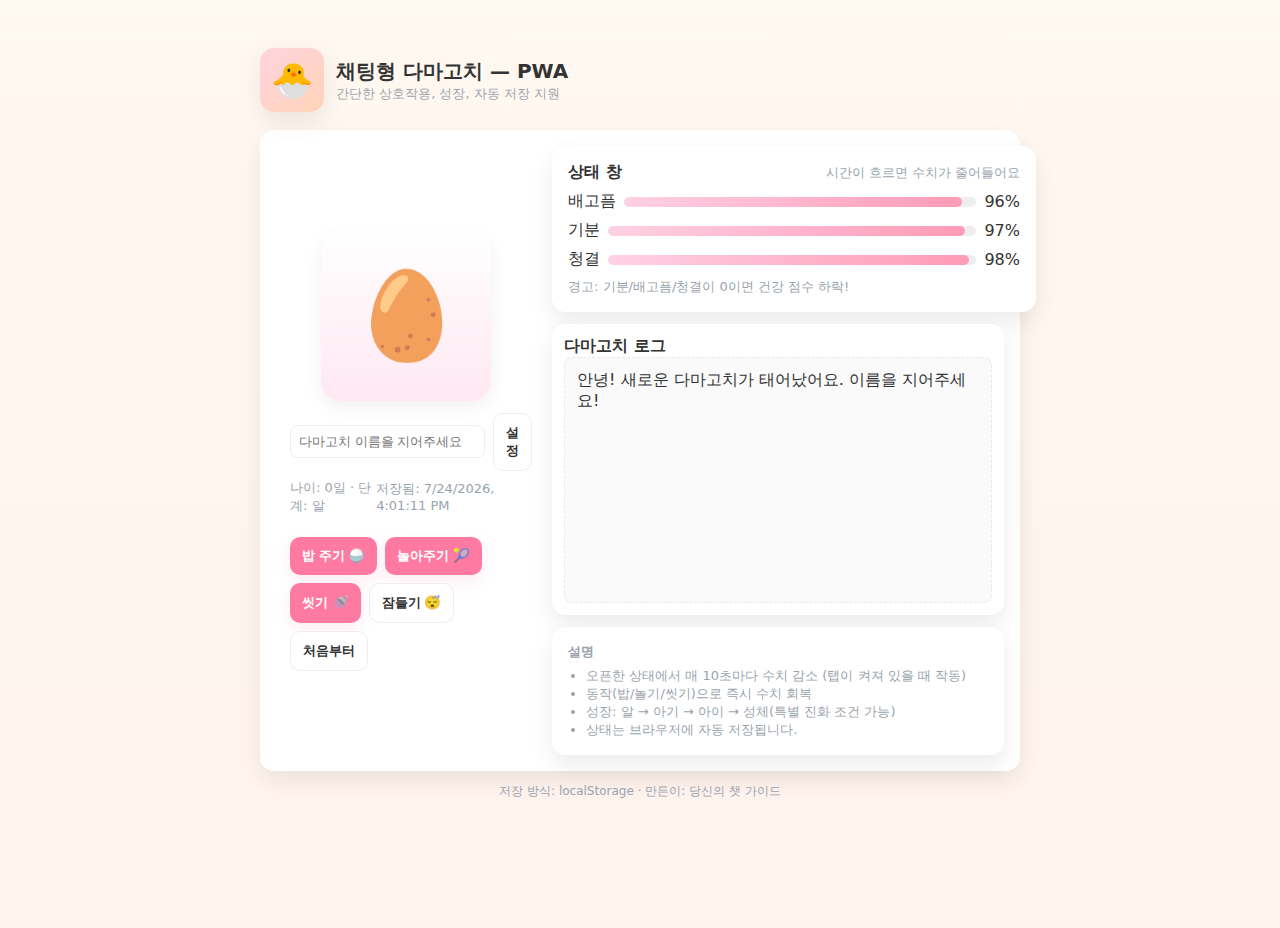
<file:  index.html>
<!doctype html>
<html lang="ko">
<head>
<meta charset="utf-8" />
<meta name="viewport" content="width=device-width,initial-scale=1" />
<title>채팅형 다마고치 — PWA</title>

<link rel="manifest" href="manifest.json">
<meta name="theme-color" content="#ff7aa2">
<link rel="apple-touch-icon" href="icon-192.png">

<style>
:root{
  --bg:#FFF8F0;
  --card:#fff;
  --accent:#ff7aa2;
  --muted:#9aa3ad;
  --shadow: 0 10px 25px rgba(0,0,0,0.08);
  font-family: "Apple SD Gothic Neo", "Noto Sans KR", system-ui, -apple-system, "Segoe UI", Roboto, "Helvetica Neue", Arial;
}
html,body{height:100%;margin:0;background:linear-gradient(180deg,#FFF8F0 0%, #FFF3EE 100%);color:#333}
.wrap{max-width:760px;margin:28px auto;padding:20px;}
header{display:flex;align-items:center;gap:12px;margin-bottom:18px}
.logo{width:64px;height:64px;border-radius:14px;background:linear-gradient(135deg,#ffd4e0,#ffd3b6);display:flex;align-items:center;justify-content:center;font-size:34px;box-shadow:var(--shadow)}
h1{font-size:20px;margin:0}
.card{background:var(--card);border-radius:14px;padding:16px;box-shadow:var(--shadow)}
.game{
  display:grid;
  grid-template-columns: 260px 1fr;
  gap:16px;
  margin-top:12px;
}
.pet-card{padding:14px;border-radius:10px;display:flex;flex-direction:column;gap:12px;align-items:center;justify-content:center}
.pet{
  width:170px;height:170px;border-radius:20px;background:linear-gradient(180deg,#fff,#ffe8f2);display:flex;align-items:center;justify-content:center;font-size:86px;box-shadow:0 6px 18px rgba(0,0,0,0.06);
}
.stats{width:100%}
.stat{display:flex;align-items:center;justify-content:space-between;margin:8px 0}
.bar{height:10px;background:#eee;border-radius:999px;flex:1;margin-left:8px;margin-right:8px;overflow:hidden}
.bar > i{display:block;height:100%;background:linear-gradient(90deg,#ffd1e4,#ff9bb7);border-radius:999px;width:0%}
.controls{display:flex;gap:8px;flex-wrap:wrap}
button{background:var(--accent);border:0;color:#fff;padding:10px 12px;border-radius:10px;font-weight:600;cursor:pointer;box-shadow:0 6px 16px rgba(255,122,162,0.14)}
button.secondary{background:#fff;color:#333;border:1px solid #eee;box-shadow:none}
.log{height:220px;overflow:auto;padding:12px;border-radius:8px;background:#fafafa;border:1px dashed #f1e6ea}
.meta{display:flex;justify-content:space-between;align-items:center;margin-top:10px;font-size:13px;color:var(--muted)}
.name-input{display:flex;gap:8px;align-items:center}
input[type="text"]{padding:8px;border-radius:8px;border:1px solid #eee;flex:1}
.small{font-size:13px;color:var(--muted)}
footer{margin-top:12px;font-size:12px;color:var(--muted);text-align:center}
@media (max-width:720px){
  .game{grid-template-columns:1fr; }
  .pet{width:140px;height:140px;font-size:72px}
}
</style>
</head>
<body>
<div class="wrap">
  <header>
    <div class="logo">🐣</div>
    <div>
      <h1>채팅형 다마고치 — PWA</h1>
      <div class="small">간단한 상호작용, 성장, 자동 저장 지원</div>
    </div>
  </header>

  <div class="card game">
    <div class="pet-card">
      <div class="pet" id="petEmoji">🥚</div>

      <div style="width:100%">
        <div class="name-input">
          <input type="text" id="petName" placeholder="다마고치 이름을 지어주세요" />
          <button id="setName" class="secondary">설정</button>
        </div>
        <div class="meta" style="margin-top:8px">
          <div id="ageText">나이: 0일 · 단계: 알</div>
          <div id="lastSaved" class="small">저장됨: -</div>
        </div>
      </div>

      <div style="width:100%;margin-top:10px" class="controls">
        <button id="feedBtn">밥 주기 🍚</button>
        <button id="playBtn">놀아주기 🎾</button>
        <button id="cleanBtn">씻기 🚿</button>
        <button id="sleepBtn" class="secondary">잠들기 😴</button>
        <button id="resetBtn" class="secondary">처음부터</button>
      </div>
    </div>

    <div style="display:flex;flex-direction:column;gap:12px">
      <div class="card stats">
        <div style="display:flex;justify-content:space-between;align-items:center">
          <strong>상태 창</strong>
          <div class="small">시간이 흐르면 수치가 줄어들어요</div>
        </div>

        <div class="stat">
          <div>배고픔</div>
          <div class="bar"><i id="hungerBar" style="width:100%"></i></div>
          <div id="hungerVal">100%</div>
        </div>

        <div class="stat">
          <div>기분</div>
          <div class="bar"><i id="moodBar" style="width:100%"></i></div>
          <div id="moodVal">100%</div>
        </div>

        <div class="stat">
          <div>청결</div>
          <div class="bar"><i id="cleanBar" style="width:100%"></i></div>
          <div id="cleanVal">100%</div>
        </div>

        <div style="margin-top:8px" class="small">경고: 기분/배고픔/청결이 0이면 건강 점수 하락!</div>
      </div>

      <div class="card" style="padding:12px">
        <strong>다마고치 로그</strong>
        <div class="log" id="logBox"></div>
      </div>

      <div class="card small">
        <div><strong>설명</strong></div>
        <ul style="margin:6px 0 0 18px;padding:0">
          <li>오픈한 상태에서 매 10초마다 수치 감소 (탭이 켜져 있을 때 작동)</li>
          <li>동작(밥/놀기/씻기)으로 즉시 수치 회복</li>
          <li>성장: 알 → 아기 → 아이 → 성체(특별 진화 조건 가능)</li>
          <li>상태는 브라우저에 자동 저장됩니다.</li>
        </ul>
      </div>
    </div>
  </div>

  <footer>저장 방식: localStorage · 만든이: 당신의 챗 가이드</footer>
</div>

<script>
const defaultState = {
  name: "",
  createdAt: Date.now(),
  ageSeconds: 0,
  stage: "egg",
  hunger: 100,
  mood: 100,
  clean: 100,
  lastTick: Date.now(),
  logs: ["안녕! 새로운 다마고치가 태어났어요. 이름을 지어주세요!"]
};

const LSKEY = "chat-tamagotchi-v1";
let state = loadState() || defaultState;
let decayInterval = 10000;
let decayAmounts = { hunger: 4, mood: 3, clean: 2 };
let tickTimer = null;

const el = {
  petEmoji: document.getElementById("petEmoji"),
  petName: document.getElementById("petName"),
  setName: document.getElementById("setName"),
  ageText: document.getElementById("ageText"),
  lastSaved: document.getElementById("lastSaved"),
  hungerBar: document.getElementById("hungerBar"),
  moodBar: document.getElementById("moodBar"),
  cleanBar: document.getElementById("cleanBar"),
  hungerVal: document.getElementById("hungerVal"),
  moodVal: document.getElementById("moodVal"),
  cleanVal: document.getElementById("cleanVal"),
  feedBtn: document.getElementById("feedBtn"),
  playBtn: document.getElementById("playBtn"),
  cleanBtn: document.getElementById("cleanBtn"),
  sleepBtn: document.getElementById("sleepBtn"),
  resetBtn: document.getElementById("resetBtn"),
  logBox: document.getElementById("logBox")
};

function loadState(){
  try{
    const raw = localStorage.getItem(LSKEY);
    if(!raw) return null;
    const obj = JSON.parse(raw);
    if(!obj.createdAt) obj.createdAt = Date.now();
    return obj;
  }catch(e){
    console.warn("load error", e);
    return null;
  }
}

function saveState(){
  state.lastTick = Date.now();
  localStorage.setItem(LSKEY, JSON.stringify(state));
  el.lastSaved.textContent = "저장됨: " + new Date().toLocaleString();
}

function clamp(v){ return Math.max(0, Math.min(100, Math.round(v))); }

function render(){
  el.petName.value = state.name;
  el.hungerBar.style.width = state.hunger + "%";
  el.moodBar.style.width = state.mood + "%";
  el.cleanBar.style.width = state.clean + "%";
  el.hungerVal.textContent = state.hunger + "%";
  el.moodVal.textContent = state.mood + "%";
  el.cleanVal.textContent = state.clean + "%";
  const ageDays = Math.floor((Date.now() - state.createdAt)/1000/60/60/24);
  el.ageText.textContent = `나이: ${ageDays}일 · 단계: ${stageLabel(state.stage)}`;
  el.petEmoji.textContent = chooseEmoji();
  el.logBox.innerHTML = state.logs.slice().reverse().map(l => `<div style="margin-bottom:6px">${l}</div>`).join("");
}

function stageLabel(s){
  switch(s){
    case "egg": return "알";
    case "baby": return "아기";
    case "child": return "아이";
    case "adult": return "성체";
    default: return s;
  }
}

function chooseEmoji(){
  const m = state.mood;
  const isSad = m < 30;
  if(state.stage === "egg") return "🥚";
  if(state.stage === "baby") return isSad ? "😢" : "🐤";
  if(state.stage === "child") return isSad ? "😿" : "🐶";
  if(state.stage === "adult") return isSad ? "😵" : "🦄";
  return "🐣";
}

function pushLog(text){
  const time = new Date().toLocaleTimeString();
  state.logs.push(`[${time}] ${text}`);
  if(state.logs.length > 200) state.logs.shift();
}

function decayTick(){
  const now = Date.now();
  const elapsed = Math.max(1, Math.floor((now - state.lastTick) / decayInterval));
  if(elapsed <= 0) return;
  state.hunger = clamp(state.hunger - decayAmounts.hunger * elapsed);
  state.mood = clamp(state.mood - decayAmounts.mood * elapsed);
  state.clean = clamp(state.clean - decayAmounts.clean * elapsed);
  state.ageSeconds += elapsed * (decayInterval/1000);
  state.lastTick = now;

  if(state.hunger === 0 || state.mood === 0 || state.clean === 0){
    pushLog("상태가 좋지 않아요... 돌봐주세요!");
  } else {
    if(Math.random() < 0.12) {
      const comments = ["콩이가 꼬르륵 소리를 내요","콩이가 신나게 뛰어요","콩이가 졸린 눈을 해요"];
      pushLog(comments[Math.floor(Math.random()*comments.length)]);
    }
  }
  checkGrowth();
  saveState();
  render();
}

function checkGrowth(){
  const ageSecs = Math.floor((Date.now()-state.createdAt)/1000);
  if(ageSecs >= 240 && state.stage !== "adult"){
    state.stage = "adult";
    pushLog(`${displayName()}이(가) 성체로 성장했어요! 🎉`);
  } else if(ageSecs >= 90 && state.stage === "baby"){
    state.stage = "child";
    pushLog(`${displayName()}이(가) 아이로 성장했어요!`);
  } else if(ageSecs >= 30 && state.stage === "egg"){
    state.stage = "baby";
    pushLog(`${displayName()}이(가) 부화했어요!`);
  }
}

function displayName(){ return state.name || "다마고치"; }

function feed(){
  state.hunger = clamp(state.hunger + 30);
  state.mood = clamp(state.mood + 6);
  pushLog(`${displayName()}에게 밥을 줬어요. 배가 부르대요 🍚`);
  saveState(); render();
}
function play(){
  state.mood = clamp(state.mood + 28);
  state.hunger = clamp(state.hunger - 8);
  state.clean = clamp(state.clean - 6);
  pushLog(`${displayName()}와(과) 신나게 놀았어요 🎉`);
  saveState(); render();
}
function clean(){
  state.clean = clamp(state.clean + 36);
  state.mood = clamp(state.mood + 8);
  pushLog(`${displayName()}를 씻겨줬어요 🚿`);
  saveState(); render();
}
function sleep(){
  pushLog(`${displayName()}가 잠들었어요... 😴`);
  state.mood = clamp(state.mood + 12);
  state.hunger = clamp(state.hunger - 6);
  saveState(); render();
}

function resetAll(){
  if(!confirm("정말 처음부터 시작할까요? 저장된 진행정보가 모두 지워집니다.")) return;
  localStorage.removeItem(LSKEY);
  state = JSON.parse(JSON.stringify(defaultState));
  state.createdAt = Date.now();
  state.lastTick = Date.now();
  saveState(); render();
}

el.feedBtn.addEventListener("click", feed);
el.playBtn.addEventListener("click", play);
el.cleanBtn.addEventListener("click", clean);
el.sleepBtn.addEventListener("click", sleep);
el.resetBtn.addEventListener("click", resetAll);
el.setName.addEventListener("click", () => {
  state.name = el.petName.value.trim();
  pushLog(`이름이 "${displayName()}"(으)로 설정되었어요.`);
  saveState(); render();
});
el.petName.addEventListener("keydown", (e)=>{ if(e.key === "Enter"){ el.setName.click(); }});

function startTick(){
  if(tickTimer) clearInterval(tickTimer);
  decayTick();
  tickTimer = setInterval(decayTick, decayInterval);
}
startTick();
render();

setInterval(saveState, 15000);

document.addEventListener("visibilitychange", ()=>{
  if(document.hidden){
    if(tickTimer) clearInterval(tickTimer);
    tickTimer = null;
  } else {
    decayTick();
    startTick();
  }
});

// register service worker for PWA
if ("serviceWorker" in navigator) {
  navigator.serviceWorker.register("service-worker.js")
    .then(() => console.log("Service Worker registered"))
    .catch(err => console.error("SW registration failed:", err));
}
</script>
</body>
</html>
</file>
